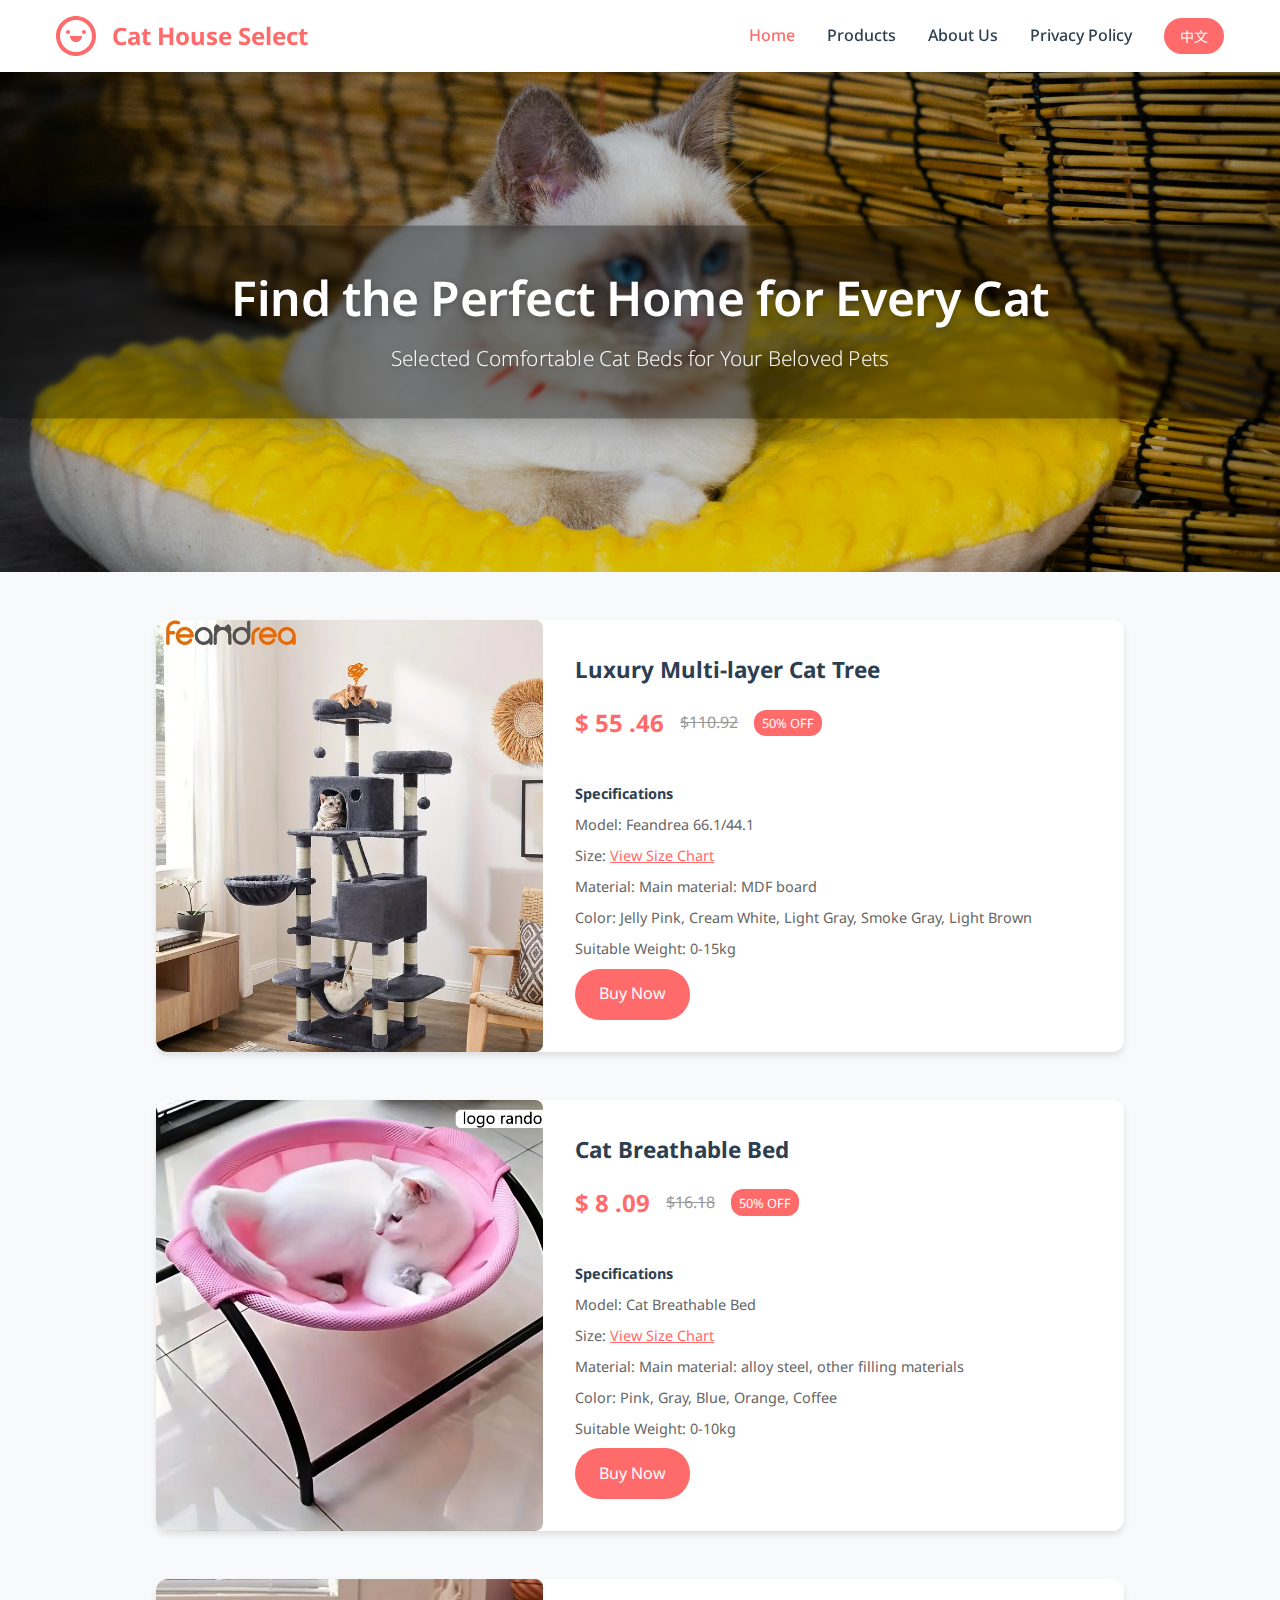
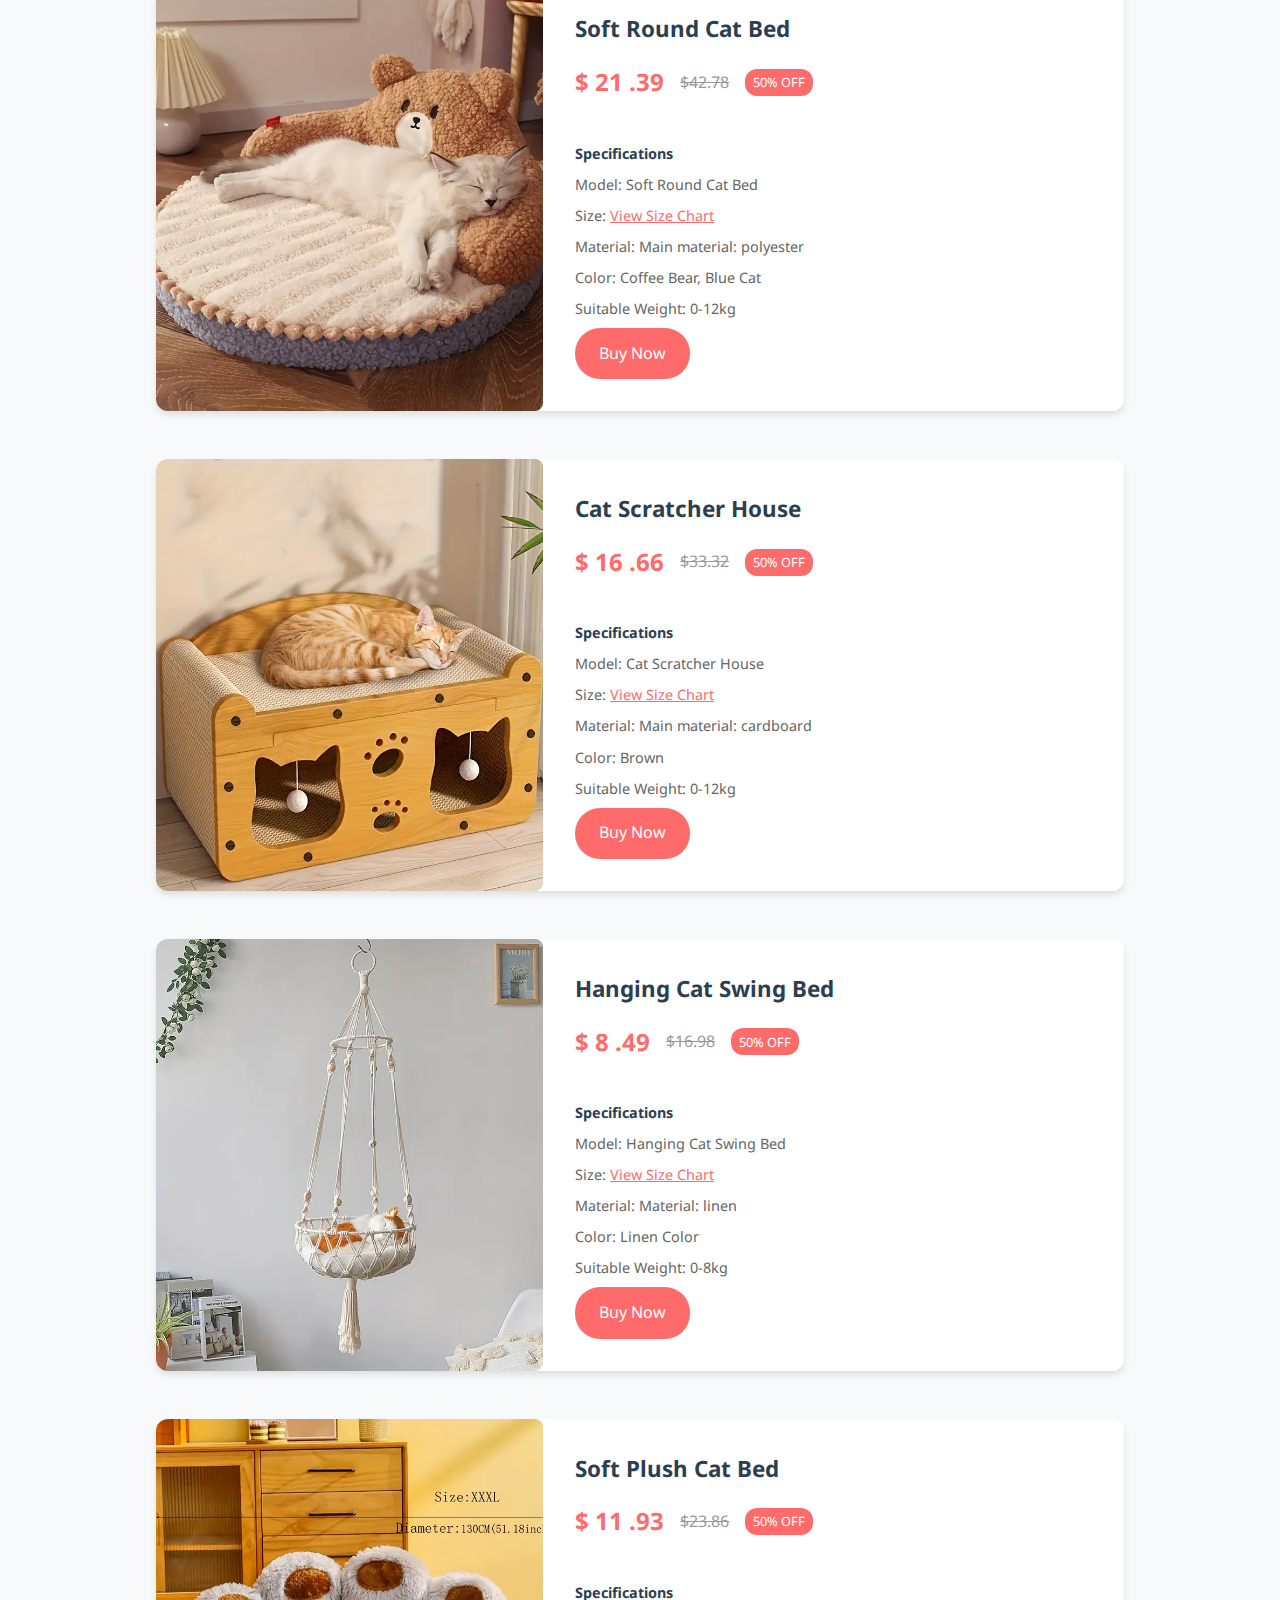
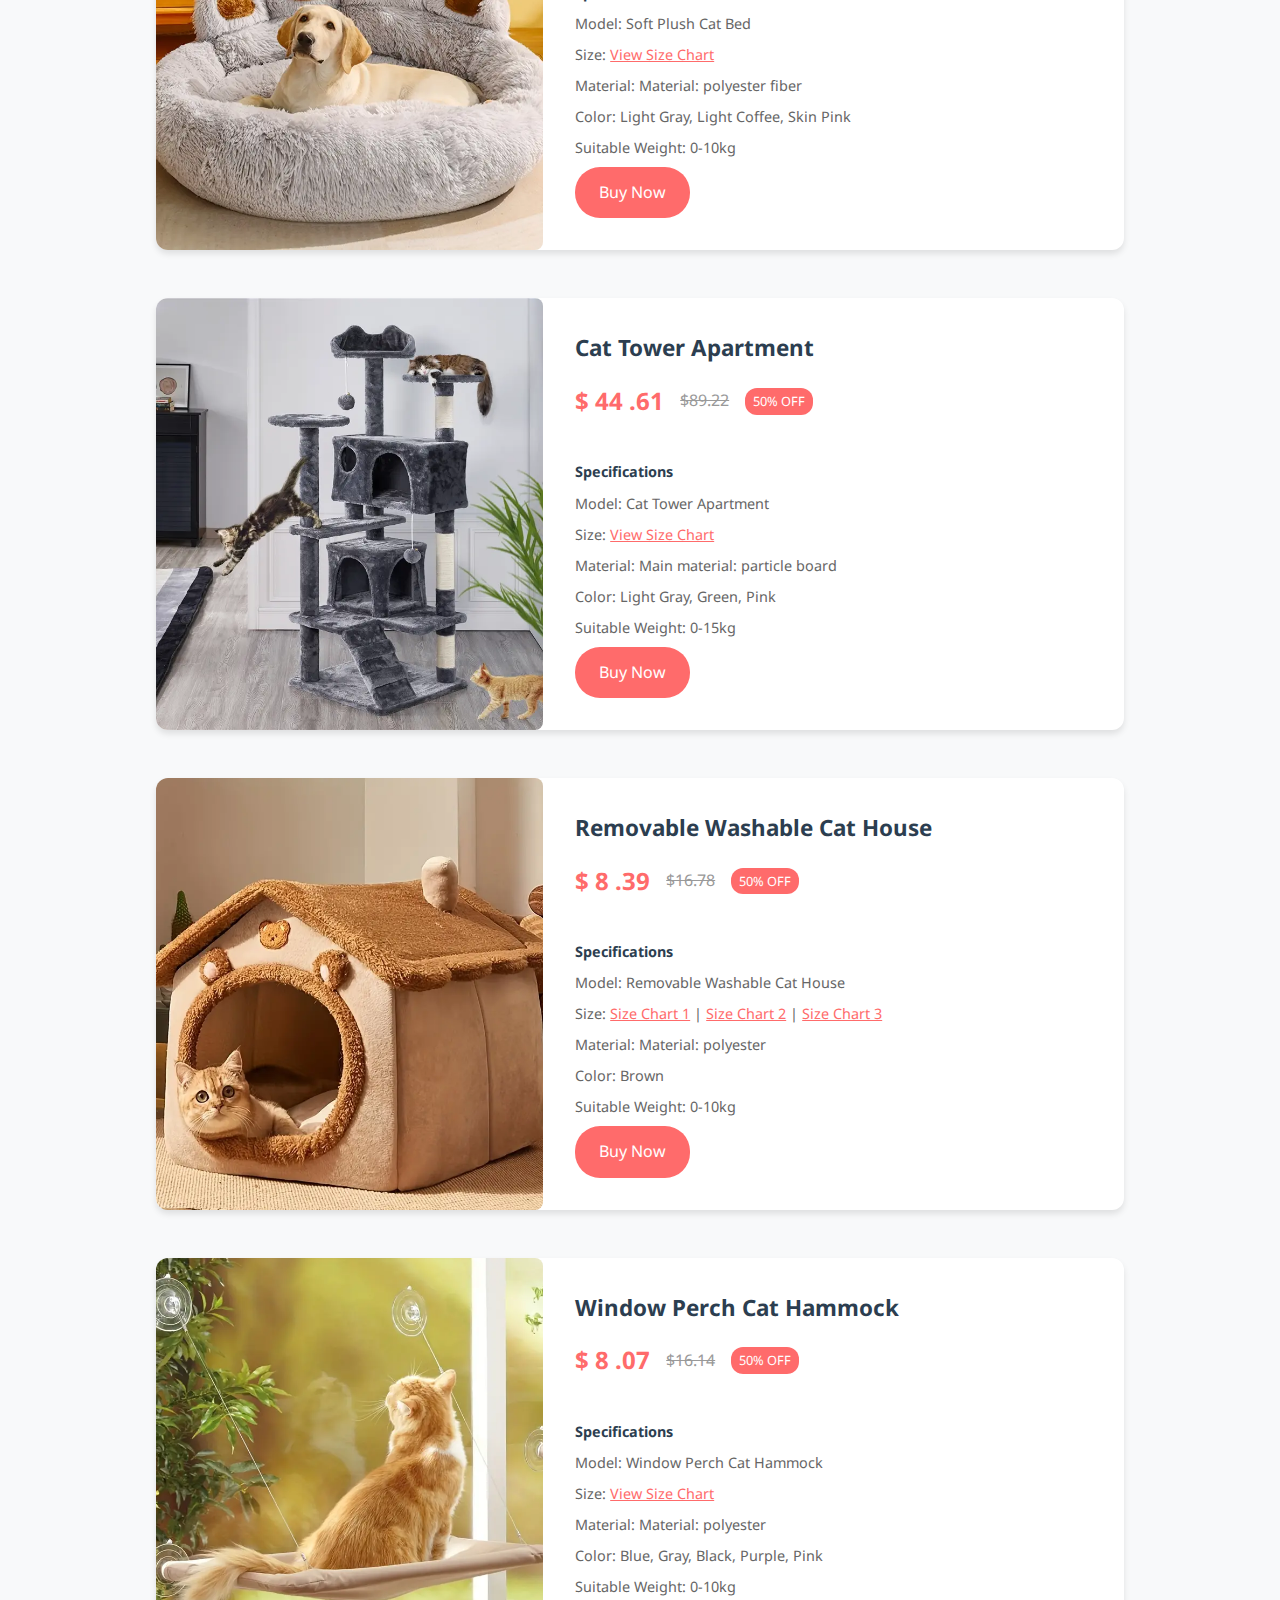
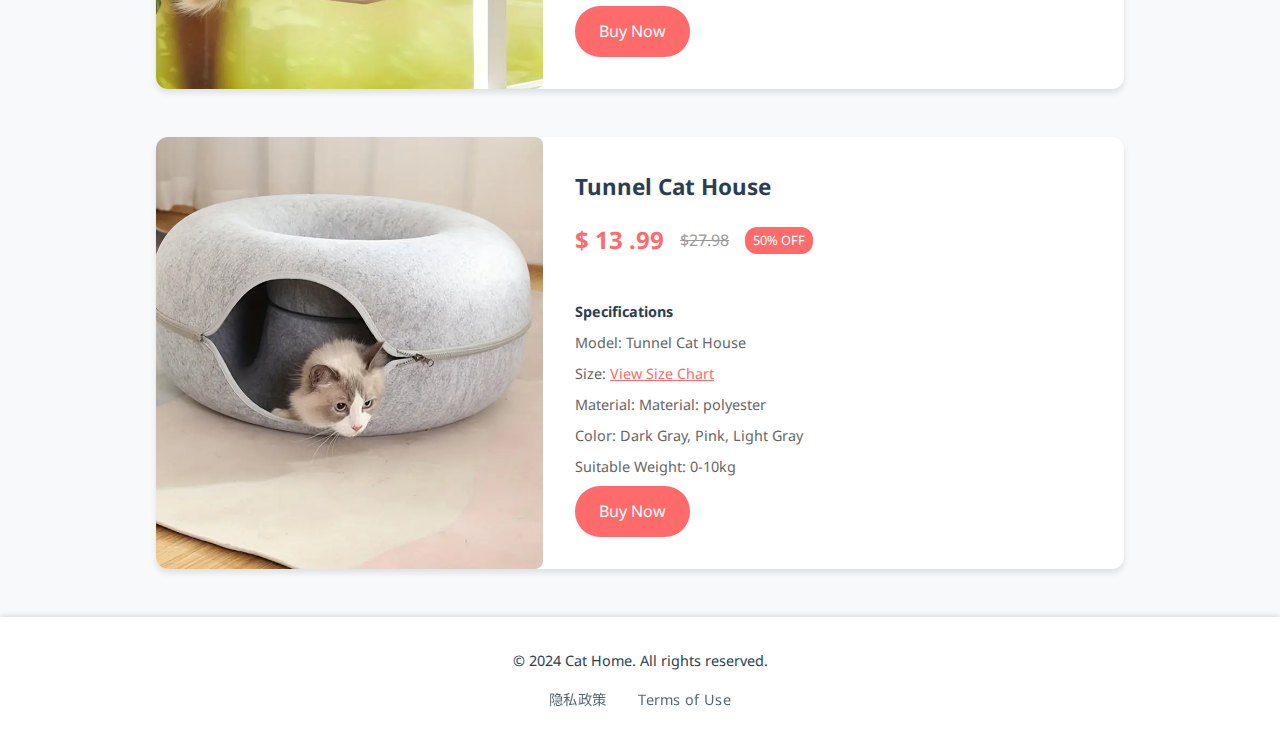
<file: index.html>
<!DOCTYPE html>
<html lang="en">
<head>
    <meta charset="UTF-8">
    <meta name="viewport" content="width=device-width, initial-scale=1.0">
    <title>Cat House Select - Find the Perfect Home for Your Cat</title>
    <link rel="stylesheet" href="styles.css">
    <!-- 使用Google Fonts -->
    <link href="https://fonts.googleapis.com/css2?family=Noto+Sans+SC:wght@300;400;500;700&family=Noto+Sans:wght@300;400;500;700&display=swap" rel="stylesheet">
</head>
<body>
    <header>
        <nav>
            <div class="logo">
                <svg width="40" height="40" viewBox="0 0 40 40">
                    <path d="M20 0C9 0 0 9 0 20s9 20 20 20 20-9 20-20S31 0 20 0zm0 36c-8.8 0-16-7.2-16-16S11.2 4 20 4s16 7.2 16 16-7.2 16-16 16z" fill="#FF6B6B"/>
                    <path d="M28 14c-1.1 0-2 .9-2 2s.9 2 2 2 2-.9 2-2-.9-2-2-2zm-16 0c-1.1 0-2 .9-2 2s.9 2 2 2 2-.9 2-2-.9-2-2-2zm8 12c3.3 0 6-2.7 6-6h-12c0 3.3 2.7 6 6 6z" fill="#FF6B6B"/>
                </svg>
                <h1>Cat House Select</h1>
            </div>
            <div class="nav-menu">
                <a href="#" class="nav-link active" data-i18n="home">Home</a>
                <a href="#products" class="nav-link" data-i18n="products">Products</a>
                <a href="about.html" class="nav-link" data-i18n="aboutUs">About Us</a>
                <a href="privacy.html" class="nav-link" data-i18n="privacy">Privacy Policy</a>
                <button class="lang-switch" onclick="toggleLanguage()" data-i18n="switchLang">中文</button>
            </div>
        </nav>
    </header>

    <div class="banner">
        <img src="images/pexels-453689032-15529519.jpg" alt="Happy cat in a cozy bed">
        <div class="banner-overlay">
            <h2 data-i18n="bannerTitle">Find the Perfect Home for Every Cat</h2>
            <p data-i18n="bannerSubtitle">Selected Comfortable Cat Beds for Your Beloved Pets</p>
        </div>
    </div>

    <main>
        <section class="products" id="products">
            <div class="product-list">
                <!-- 产品1 -->
                <div class="product-card">
                    <div class="product-image">
                        <a href="https://ecom-glo.techworldgo.com/t/clk?id=jvM65iA7MxfAz3KuDOEmnhA" target="_blank">
                            <img src="images/1.webp" alt="豪华猫窝" style="width: 100%; height: 100%; object-fit: cover; border-radius: 8px;">
                        </a>
                    </div>
                    <div class="product-info">
                        <h3 data-i18n="product1">豪华多层猫窝</h3>
                        <div class="price-tag">
                            <div class="price-amount">
                                <span class="currency">$</span>
                                <span class="main">55</span>
                                <span class="decimal">.46</span>
                            </div>
                            <span class="original-price">$110.92</span>
                            <span class="discount-badge">50% OFF</span>
                        </div>
                        <div class="product-specs">
                            <h4 data-i18n="specifications">产品规格</h4>
                            <ul>
                                <li><span data-i18n="model">型号</span>: <span data-i18n="model1">Feandrea 66.1/44.1</span></li>
                                <li><span data-i18n="size">尺寸</span>: <span class="size-chart-link" onclick="openSizeChart()" data-i18n="sizeChart">查看尺寸图</span></li>
                                <li><span data-i18n="material">材质</span>: <span data-i18n="material1">主要材质木纤维板</span></li>
                                <li><span data-i18n="color">颜色</span>: <span data-i18n="colors1">果冻粉、奶油白、浅灰、烟灰色、浅褐色</span></li>
                                <li><span data-i18n="weight">适用体重</span>: <span data-i18n="weight1">0-15kg</span></li>
                            </ul>
                        </div>
                        <a href="https://ecom-glo.techworldgo.com/t/clk?id=jvM65iA7MxfAz3KuDOEmnhA" target="_blank" class="buy-button" data-i18n="buyNow">立即购买</a>
                    </div>
                </div>

                <!-- 产品2 -->
                <div class="product-card">
                    <div class="product-image">
                        <a href="https://ecom-glo.techworldgo.com/t/clk?id=lvLEXikB5YUzv5pf17xgjh2" target="_blank">
                            <img src="images/2.webp" alt="猫咪透气床" style="width: 100%; height: 100%; object-fit: cover; border-radius: 8px;">
                        </a>
                    </div>
                    <div class="product-info">
                        <h3 data-i18n="product2">猫咪透气床</h3>
                        <div class="price-tag">
                            <div class="price-amount">
                                <span class="currency">$</span>
                                <span class="main">8</span>
                                <span class="decimal">.09</span>
                            </div>
                            <span class="original-price">$16.18</span>
                            <span class="discount-badge">50% OFF</span>
                        </div>
                        <div class="product-specs">
                            <h4 data-i18n="specifications">产品规格</h4>
                            <ul>
                                <li><span data-i18n="model">型号</span>: <span data-i18n="model2">猫咪透气床</span></li>
                                <li><span data-i18n="size">尺寸</span>: <span class="size-chart-link" onclick="openSizeChart2()" data-i18n="sizeChart">查看尺寸图</span></li>
                                <li><span data-i18n="material">材质</span>: <span data-i18n="material2">主材料合金钢，填充材料其他</span></li>
                                <li><span data-i18n="color">颜色</span>: <span data-i18n="colors2">粉色、灰色、蓝色、橙色、咖啡色</span></li>
                                <li><span data-i18n="weight">适用体重</span>: <span data-i18n="weight2">0-10kg</span></li>
                            </ul>
                        </div>
                        <a href="https://ecom-glo.techworldgo.com/t/clk?id=lvLEXikB5YUzv5pf17xgjh2" target="_blank" class="buy-button" data-i18n="buyNow">立即购买</a>
                    </div>
                </div>

                <!-- 产品3 -->
                <div class="product-card">
                    <div class="product-image">
                        <a href="https://ecom-glo.techworldgo.com/t/clk?id=nYX67HxJqRf7ow7Hzk7LYU7" target="_blank">
                            <img src="images/3.webp" alt="柔软圆形猫床" style="width: 100%; height: 100%; object-fit: cover; border-radius: 8px;">
                        </a>
                    </div>
                    <div class="product-info">
                        <h3 data-i18n="product3">柔软圆形猫床</h3>
                        <div class="price-tag">
                            <div class="price-amount">
                                <span class="currency">$</span>
                                <span class="main">21</span>
                                <span class="decimal">.39</span>
                            </div>
                            <span class="original-price">$42.78</span>
                            <span class="discount-badge">50% OFF</span>
                        </div>
                        <div class="product-specs">
                            <h4 data-i18n="specifications">产品规格</h4>
                            <ul>
                                <li><span data-i18n="model">型号</span>: <span data-i18n="model3">柔软圆形猫床</span></li>
                                <li><span data-i18n="size">尺寸</span>: <span class="size-chart-link" onclick="openSizeChart3()" data-i18n="sizeChart">查看尺寸图</span></li>
                                <li><span data-i18n="material">材质</span>: <span data-i18n="material3">主要材质涤纶</span></li>
                                <li><span data-i18n="color">颜色</span>: <span data-i18n="colors3">咖啡熊、蓝猫</span></li>
                                <li><span data-i18n="weight">适用体重</span>: <span data-i18n="weight3">0-12kg</span></li>
                            </ul>
                        </div>
                        <a href="https://ecom-glo.techworldgo.com/t/clk?id=nYX67HxJqRf7ow7Hzk7LYU7" target="_blank" class="buy-button" data-i18n="buyNow">立即购买</a>
                    </div>
                </div>

                <!-- 产品4 -->
                <div class="product-card">
                    <div class="product-image">
                        <a href="https://ecom-glo.techworldgo.com/t/clk?id=pRKLBHyjNRSKpwyTJ3Lk1tR" target="_blank">
                            <img src="images/4.webp" alt="猫抓板木屋" style="width: 100%; height: 100%; object-fit: cover; border-radius: 8px;">
                        </a>
                    </div>
                    <div class="product-info">
                        <h3 data-i18n="product4">猫抓板木屋</h3>
                        <div class="price-tag">
                            <div class="price-amount">
                                <span class="currency">$</span>
                                <span class="main">16</span>
                                <span class="decimal">.66</span>
                            </div>
                            <span class="original-price">$33.32</span>
                            <span class="discount-badge">50% OFF</span>
                        </div>
                        <div class="product-specs">
                            <h4 data-i18n="specifications">产品规格</h4>
                            <ul>
                                <li><span data-i18n="model">型号</span>: <span data-i18n="model4">猫抓板木屋</span></li>
                                <li><span data-i18n="size">尺寸</span>: <span class="size-chart-link" onclick="openSizeChart4()" data-i18n="sizeChart">查看尺寸图</span></li>
                                <li><span data-i18n="material">材质</span>: <span data-i18n="material4">主要材质纸板</span></li>
                                <li><span data-i18n="color">颜色</span>: <span data-i18n="colors4">棕色</span></li>
                                <li><span data-i18n="weight">适用体重</span>: <span data-i18n="weight4">0-12kg</span></li>
                            </ul>
                        </div>
                        <a href="https://ecom-glo.techworldgo.com/t/clk?id=pRKLBHyjNRSKpwyTJ3Lk1tR" target="_blank" class="buy-button" data-i18n="buyNow">立即购买</a>
                    </div>
                </div>

                <!-- 产品5 -->
                <div class="product-card">
                    <div class="product-image">
                        <a href="https://ecom-glo.techworldgo.com/t/clk?id=rE5VBF650BI85vKhlRj2rUJ" target="_blank">
                            <img src="images/5.webp" alt="悬挂式猫秋千床" style="width: 100%; height: 100%; object-fit: cover; border-radius: 8px;">
                        </a>
                    </div>
                    <div class="product-info">
                        <h3 data-i18n="product5">悬挂式猫秋千床</h3>
                        <div class="price-tag">
                            <div class="price-amount">
                                <span class="currency">$</span>
                                <span class="main">8</span>
                                <span class="decimal">.49</span>
                            </div>
                            <span class="original-price">$16.98</span>
                            <span class="discount-badge">50% OFF</span>
                        </div>
                        <div class="product-specs">
                            <h4 data-i18n="specifications">产品规格</h4>
                            <ul>
                                <li><span data-i18n="model">型号</span>: <span data-i18n="model5">悬挂式猫秋千床</span></li>
                                <li><span data-i18n="size">尺寸</span>: <span class="size-chart-link" onclick="openSizeChart5()" data-i18n="sizeChart">查看尺寸图</span></li>
                                <li><span data-i18n="material">材质</span>: <span data-i18n="material5">亚麻</span></li>
                                <li><span data-i18n="color">颜色</span>: <span data-i18n="colors5">亚麻色</span></li>
                                <li><span data-i18n="weight">适用体重</span>: <span data-i18n="weight5">0-8kg</span></li>
                            </ul>
                        </div>
                        <a href="https://ecom-glo.techworldgo.com/t/clk?id=rE5VBF650BI85vKhlRj2rUJ" target="_blank" class="buy-button" data-i18n="buyNow">立即购买</a>
                    </div>
                </div>

                <!-- 产品6 -->
                <div class="product-card">
                    <div class="product-image">
                        <a href="https://ecom-glo.techworldgo.com/t/clk?id=wE572FPDzwcJLZViw5vqJIp" target="_blank">
                            <img src="images/6.webp" alt="柔软长毛猫窝" style="width: 100%; height: 100%; object-fit: cover; border-radius: 8px;">
                        </a>
                    </div>
                    <div class="product-info">
                        <h3 data-i18n="product6">柔软长毛猫窝</h3>
                        <div class="price-tag">
                            <div class="price-amount">
                                <span class="currency">$</span>
                                <span class="main">11</span>
                                <span class="decimal">.93</span>
                            </div>
                            <span class="original-price">$23.86</span>
                            <span class="discount-badge">50% OFF</span>
                        </div>
                        <div class="product-specs">
                            <h4 data-i18n="specifications">产品规格</h4>
                            <ul>
                                <li><span data-i18n="model">型号</span>: <span data-i18n="model6">柔软长毛猫窝</span></li>
                                <li><span data-i18n="size">尺寸</span>: <span class="size-chart-link" onclick="openSizeChart6()" data-i18n="sizeChart">查看尺寸图</span></li>
                                <li><span data-i18n="material">材质</span>: <span data-i18n="material6">聚酯纤维</span></li>
                                <li><span data-i18n="color">颜色</span>: <span data-i18n="colors6">浅灰、淡咖啡、皮粉</span></li>
                                <li><span data-i18n="weight">适用体重</span>: <span data-i18n="weight6">0-10kg</span></li>
                            </ul>
                        </div>
                        <a href="https://ecom-glo.techworldgo.com/t/clk?id=wE572FPDzwcJLZViw5vqJIp" target="_blank" class="buy-button" data-i18n="buyNow">立即购买</a>
                    </div>
                </div>

                <!-- 产品7 -->
                <div class="product-card">
                    <div class="product-image">
                        <a href="https://ecom-glo.techworldgo.com/t/clk?id=y6527iJlzBUVzwMsoXAxyHB" target="_blank">
                            <img src="images/7.webp" alt="猫塔公寓" style="width: 100%; height: 100%; object-fit: cover; border-radius: 8px;">
                        </a>
                    </div>
                    <div class="product-info">
                        <h3 data-i18n="product7">猫塔公寓</h3>
                        <div class="price-tag">
                            <div class="price-amount">
                                <span class="currency">$</span>
                                <span class="main">44</span>
                                <span class="decimal">.61</span>
                            </div>
                            <span class="original-price">$89.22</span>
                            <span class="discount-badge">50% OFF</span>
                        </div>
                        <div class="product-specs">
                            <h4 data-i18n="specifications">产品规格</h4>
                            <ul>
                                <li><span data-i18n="model">型号</span>: <span data-i18n="model7">猫塔公寓</span></li>
                                <li><span data-i18n="size">尺寸</span>: <span class="size-chart-link" onclick="openSizeChart7()" data-i18n="sizeChart">查看尺寸图</span></li>
                                <li><span data-i18n="material">材质</span>: <span data-i18n="material7">主体材质刨花板</span></li>
                                <li><span data-i18n="color">颜色</span>: <span data-i18n="colors7">浅灰色、绿色、粉红色</span></li>
                                <li><span data-i18n="weight">适用体重</span>: <span data-i18n="weight7">0-15kg</span></li>
                            </ul>
                        </div>
                        <a href="https://ecom-glo.techworldgo.com/t/clk?id=y6527iJlzBUVzwMsoXAxyHB" target="_blank" class="buy-button" data-i18n="buyNow">立即购买</a>
                    </div>
                </div>

                <!-- 产品8 -->
                <div class="product-card">
                    <div class="product-image">
                        <a href="https://ecom-glo.techworldgo.com/t/clk?id=AQoKWfVv3DT3qg9T0qKRjik" target="_blank">
                            <img src="images/8.webp" alt="可拆卸清洗猫屋" style="width: 100%; height: 100%; object-fit: cover; border-radius: 8px;">
                        </a>
                    </div>
                    <div class="product-info">
                        <h3 data-i18n="product8">可拆卸清洗猫屋</h3>
                        <div class="price-tag">
                            <div class="price-amount">
                                <span class="currency">$</span>
                                <span class="main">8</span>
                                <span class="decimal">.39</span>
                            </div>
                            <span class="original-price">$16.78</span>
                            <span class="discount-badge">50% OFF</span>
                        </div>
                        <div class="product-specs">
                            <h4 data-i18n="specifications">产品规格</h4>
                            <ul>
                                <li><span data-i18n="model">型号</span>: <span data-i18n="model8">可拆卸清洗猫屋</span></li>
                                <li><span data-i18n="size">尺寸</span>: 
                                    <span class="size-chart-link" onclick="openSizeChart8_1()" data-i18n="sizeChart1">尺寸图1</span> | 
                                    <span class="size-chart-link" onclick="openSizeChart8_2()" data-i18n="sizeChart2">尺寸图2</span> | 
                                    <span class="size-chart-link" onclick="openSizeChart8_3()" data-i18n="sizeChart3">尺寸图3</span>
                                </li>
                                <li><span data-i18n="material">材质</span>: <span data-i18n="material8">涤纶</span></li>
                                <li><span data-i18n="color">颜色</span>: <span data-i18n="colors8">棕色</span></li>
                                <li><span data-i18n="weight">适用体重</span>: <span data-i18n="weight8">0-10kg</span></li>
                            </ul>
                        </div>
                        <a href="https://ecom-glo.techworldgo.com/t/clk?id=AQoKWfVv3DT3qg9T0qKRjik" target="_blank" class="buy-button" data-i18n="buyNow">立即购买</a>
                    </div>
                </div>

                <!-- 产品9 -->
                <div class="product-card">
                    <div class="product-image">
                        <a href="https://ecom-glo.techworldgo.com/t/clk?id=DYrW6HMRK8UME3Zc5Wv8gil" target="_blank">
                            <img src="images/9.webp" alt="窗台猫咪吊床" style="width: 100%; height: 100%; object-fit: cover; border-radius: 8px;">
                        </a>
                    </div>
                    <div class="product-info">
                        <h3 data-i18n="product9">窗台猫咪吊床</h3>
                        <div class="price-tag">
                            <div class="price-amount">
                                <span class="currency">$</span>
                                <span class="main">8</span>
                                <span class="decimal">.07</span>
                            </div>
                            <span class="original-price">$16.14</span>
                            <span class="discount-badge">50% OFF</span>
                        </div>
                        <div class="product-specs">
                            <h4 data-i18n="specifications">产品规格</h4>
                            <ul>
                                <li><span data-i18n="model">型号</span>: <span data-i18n="model9">窗台猫咪吊床</span></li>
                                <li><span data-i18n="size">尺寸</span>: <span class="size-chart-link" onclick="openSizeChart9()" data-i18n="sizeChart">查看尺寸图</span></li>
                                <li><span data-i18n="material">材质</span>: <span data-i18n="material9">涤纶</span></li>
                                <li><span data-i18n="color">颜色</span>: <span data-i18n="colors9">蓝色、灰色、黑色、紫色、粉色</span></li>
                                <li><span data-i18n="weight">适用体重</span>: <span data-i18n="weight9">0-10kg</span></li>
                            </ul>
                        </div>
                        <a href="https://ecom-glo.techworldgo.com/t/clk?id=DYrW6HMRK8UME3Zc5Wv8gil" target="_blank" class="buy-button" data-i18n="buyNow">立即购买</a>
                    </div>
                </div>

                <!-- 产品10 -->
                <div class="product-card">
                    <div class="product-image">
                        <a href="https://ecom-glo.techworldgo.com/t/clk?id=GYxWzHqVpzCJMvkCkv8JpI8" target="_blank">
                            <img src="images/10.webp" alt="隧道式猫窝" style="width: 100%; height: 100%; object-fit: cover; border-radius: 8px;">
                        </a>
                    </div>
                    <div class="product-info">
                        <h3 data-i18n="product10">隧道式猫窝</h3>
                        <div class="price-tag">
                            <div class="price-amount">
                                <span class="currency">$</span>
                                <span class="main">13</span>
                                <span class="decimal">.99</span>
                            </div>
                            <span class="original-price">$27.98</span>
                            <span class="discount-badge">50% OFF</span>
                        </div>
                        <div class="product-specs">
                            <h4 data-i18n="specifications">产品规格</h4>
                            <ul>
                                <li><span data-i18n="model">型号</span>: <span data-i18n="model10">隧道式猫窝</span></li>
                                <li><span data-i18n="size">尺寸</span>: <span class="size-chart-link" onclick="openSizeChart10()" data-i18n="sizeChart">查看尺寸图</span></li>
                                <li><span data-i18n="material">材质</span>: <span data-i18n="material10">涤纶</span></li>
                                <li><span data-i18n="color">颜色</span>: <span data-i18n="colors10">深灰色、粉色、浅灰</span></li>
                                <li><span data-i18n="weight">适用体重</span>: <span data-i18n="weight10">0-10kg</span></li>
                            </ul>
                        </div>
                        <a href="https://ecom-glo.techworldgo.com/t/clk?id=GYxWzHqVpzCJMvkCkv8JpI8" target="_blank" class="buy-button" data-i18n="buyNow">立即购买</a>
                    </div>
                </div>
            </div>
        </section>
    </main>

    <footer>
        <p data-i18n="copyright">© 2024 Cat Home. All rights reserved.</p>
        <div class="footer-links">
            <a href="#" class="footer-link" data-i18n="privacy-policy">隐私政策</a>
            <a href="#" class="footer-link" data-i18n="terms">使用条款</a>
        </div>
    </footer>

    <!-- 添加尺寸图弹窗 -->
    <div id="sizeChartModal" class="modal">
        <div class="modal-content">
            <span class="close">&times;</span>
            <img src="images/1-1.webp" alt="产品尺寸图" style="width: 100%; height: auto;">
        </div>
    </div>

    <!-- 添加第二个产品的尺寸图弹窗 -->
    <div id="sizeChartModal2" class="modal">
        <div class="modal-content">
            <span class="close" onclick="closeSizeChart2()">&times;</span>
            <img src="images/2-2.webp" alt="产品尺寸图" style="width: 100%; height: auto;">
        </div>
    </div>

    <!-- 添加第三个产品的尺寸图弹窗 -->
    <div id="sizeChartModal3" class="modal">
        <div class="modal-content">
            <span class="close" onclick="closeSizeChart3()">&times;</span>
            <img src="images/3-3.webp" alt="产品尺寸图" style="width: 100%; height: auto;">
        </div>
    </div>

    <!-- 添加第四个产品的尺寸图弹窗 -->
    <div id="sizeChartModal4" class="modal">
        <div class="modal-content">
            <span class="close" onclick="closeSizeChart4()">&times;</span>
            <img src="images/4-4.webp" alt="产品尺寸图" style="width: 100%; height: auto;">
        </div>
    </div>

    <!-- 添加第五个产品的尺寸图弹窗 -->
    <div id="sizeChartModal5" class="modal">
        <div class="modal-content">
            <span class="close" onclick="closeSizeChart5()">&times;</span>
            <img src="images/5-5.webp" alt="产品尺寸图" style="width: 100%; height: auto;">
        </div>
    </div>

    <!-- 添加第六个产品的尺寸图弹窗 -->
    <div id="sizeChartModal6" class="modal">
        <div class="modal-content">
            <span class="close" onclick="closeSizeChart6()">&times;</span>
            <img src="images/6-6.webp" alt="产品尺寸图" style="width: 100%; height: auto;">
        </div>
    </div>

    <!-- 添加第七个产品的尺寸图弹窗 -->
    <div id="sizeChartModal7" class="modal">
        <div class="modal-content">
            <span class="close" onclick="closeSizeChart7()">&times;</span>
            <img src="images/7-7.webp" alt="产品尺寸图" style="width: 100%; height: auto;">
        </div>
    </div>

    <!-- 添加第八个产品的尺寸图弹窗1 -->
    <div id="sizeChartModal8_1" class="modal">
        <div class="modal-content">
            <span class="close" onclick="closeSizeChart8_1()">&times;</span>
            <img src="images/8-1.webp" alt="产品尺寸图1" style="width: 100%; height: auto;">
        </div>
    </div>

    <!-- 添加第八个产品的尺寸图弹窗2 -->
    <div id="sizeChartModal8_2" class="modal">
        <div class="modal-content">
            <span class="close" onclick="closeSizeChart8_2()">&times;</span>
            <img src="images/8-2.webp" alt="产品尺寸图2" style="width: 100%; height: auto;">
        </div>
    </div>

    <!-- 添加第八个产品的尺寸图弹窗3 -->
    <div id="sizeChartModal8_3" class="modal">
        <div class="modal-content">
            <span class="close" onclick="closeSizeChart8_3()">&times;</span>
            <img src="images/8-3.webp" alt="产品尺寸图3" style="width: 100%; height: auto;">
        </div>
    </div>

    <!-- 添加第九个产品的尺寸图弹窗 -->
    <div id="sizeChartModal9" class="modal">
        <div class="modal-content">
            <span class="close" onclick="closeSizeChart9()">&times;</span>
            <img src="images/9-9.webp" alt="产品尺寸图" style="width: 100%; height: auto;">
        </div>
    </div>

    <!-- 添加第十个产品的尺寸图弹窗 -->
    <div id="sizeChartModal10" class="modal">
        <div class="modal-content">
            <span class="close" onclick="closeSizeChart10()">&times;</span>
            <img src="images/10-10.webp" alt="产品尺寸图" style="width: 100%; height: auto;">
        </div>
    </div>

    <style>
    .modal {
        display: none;
        position: fixed;
        z-index: 1001;
        left: 0;
        top: 0;
        width: 100%;
        height: 100%;
        background-color: rgba(0,0,0,0.7);
    }

    .modal-content {
        position: relative;
        background-color: #fff;
        margin: 5% auto;
        padding: 20px;
        width: 80%;
        max-width: 800px;
        border-radius: 20px;
        box-shadow: 0 4px 16px rgba(0,0,0,0.2);
    }

    .close {
        position: absolute;
        right: 20px;
        top: 10px;
        font-size: 28px;
        font-weight: bold;
        color: var(--primary-color);
        cursor: pointer;
    }

    .size-chart-link {
        color: var(--primary-color);
        text-decoration: underline;
        cursor: pointer;
        transition: color 0.3s ease;
    }

    .size-chart-link:hover {
        color: #ff5252;
    }

    .lang-switch {
        background-color: var(--primary-color);
        color: white;
        border: none;
        padding: 8px 16px;
        border-radius: 20px;
        cursor: pointer;
        font-family: inherit;
        font-size: 14px;
        transition: background-color 0.3s ease;
    }

    .lang-switch:hover {
        background-color: #ff5252;
    }
    </style>

    <script src="i18n.js"></script>
    <script>
    // 尺寸图弹窗功能
    var modal = document.getElementById("sizeChartModal");
    var span = document.getElementsByClassName("close")[0];

    function openSizeChart() {
        modal.style.display = "block";
    }

    span.onclick = function() {
        modal.style.display = "none";
    }

    window.onclick = function(event) {
        if (event.target.className === "modal") {
            event.target.style.display = "none";
        }
    }

    // 第二个产品的尺寸图弹窗功能
    function openSizeChart2() {
        document.getElementById("sizeChartModal2").style.display = "block";
    }

    function closeSizeChart2() {
        document.getElementById("sizeChartModal2").style.display = "none";
    }

    // 第三个产品的尺寸图弹窗功能
    function openSizeChart3() {
        document.getElementById("sizeChartModal3").style.display = "block";
    }

    function closeSizeChart3() {
        document.getElementById("sizeChartModal3").style.display = "none";
    }

    // 第四个产品的尺寸图弹窗功能
    function openSizeChart4() {
        document.getElementById("sizeChartModal4").style.display = "block";
    }

    function closeSizeChart4() {
        document.getElementById("sizeChartModal4").style.display = "none";
    }

    // 第五个产品的尺寸图弹窗功能
    function openSizeChart5() {
        document.getElementById("sizeChartModal5").style.display = "block";
    }

    function closeSizeChart5() {
        document.getElementById("sizeChartModal5").style.display = "none";
    }

    // 第六个产品的尺寸图弹窗功能
    function openSizeChart6() {
        document.getElementById("sizeChartModal6").style.display = "block";
    }

    function closeSizeChart6() {
        document.getElementById("sizeChartModal6").style.display = "none";
    }

    // 第七个产品的尺寸图弹窗功能
    function openSizeChart7() {
        document.getElementById("sizeChartModal7").style.display = "block";
    }

    function closeSizeChart7() {
        document.getElementById("sizeChartModal7").style.display = "none";
    }

    // 第八个产品的尺寸图弹窗功能1
    function openSizeChart8_1() {
        document.getElementById("sizeChartModal8_1").style.display = "block";
    }

    function closeSizeChart8_1() {
        document.getElementById("sizeChartModal8_1").style.display = "none";
    }

    // 第八个产品的尺寸图弹窗功能2
    function openSizeChart8_2() {
        document.getElementById("sizeChartModal8_2").style.display = "block";
    }

    function closeSizeChart8_2() {
        document.getElementById("sizeChartModal8_2").style.display = "none";
    }

    // 第八个产品的尺寸图弹窗功能3
    function openSizeChart8_3() {
        document.getElementById("sizeChartModal8_3").style.display = "block";
    }

    function closeSizeChart8_3() {
        document.getElementById("sizeChartModal8_3").style.display = "none";
    }

    // 第九个产品的尺寸图弹窗功能
    function openSizeChart9() {
        document.getElementById("sizeChartModal9").style.display = "block";
    }

    function closeSizeChart9() {
        document.getElementById("sizeChartModal9").style.display = "none";
    }

    // 第十个产品的尺寸图弹窗功能
    function openSizeChart10() {
        document.getElementById("sizeChartModal10").style.display = "block";
    }

    function closeSizeChart10() {
        document.getElementById("sizeChartModal10").style.display = "none";
    }

    // Language switching functionality
    let currentLang = 'en';

    function toggleLanguage() {
        currentLang = currentLang === 'en' ? 'zh' : 'en';
        updateContent();
        document.documentElement.lang = currentLang;
    }

    function updateContent() {
        const elements = document.querySelectorAll('[data-i18n]');
        elements.forEach(element => {
            const key = element.getAttribute('data-i18n');
            if (translations[currentLang][key]) {
                if (element.tagName === 'INPUT' || element.tagName === 'TEXTAREA') {
                    element.placeholder = translations[currentLang][key];
                } else {
                    element.textContent = translations[currentLang][key];
                }
            }
        });

        // Update dynamic content
        document.title = currentLang === 'en' ? 
            'Cat House Select - Find the Perfect Home for Your Cat' : 
            '猫窝精选 - 为您的猫咪打造温馨之家';
        
        document.querySelector('.logo h1').textContent = 
            currentLang === 'en' ? 'Cat House Select' : '猫窝精选';
    }

    // Initialize with English
    document.addEventListener('DOMContentLoaded', function() {
        updateContent();
    });
    </script>
</body>
</html>
</file>
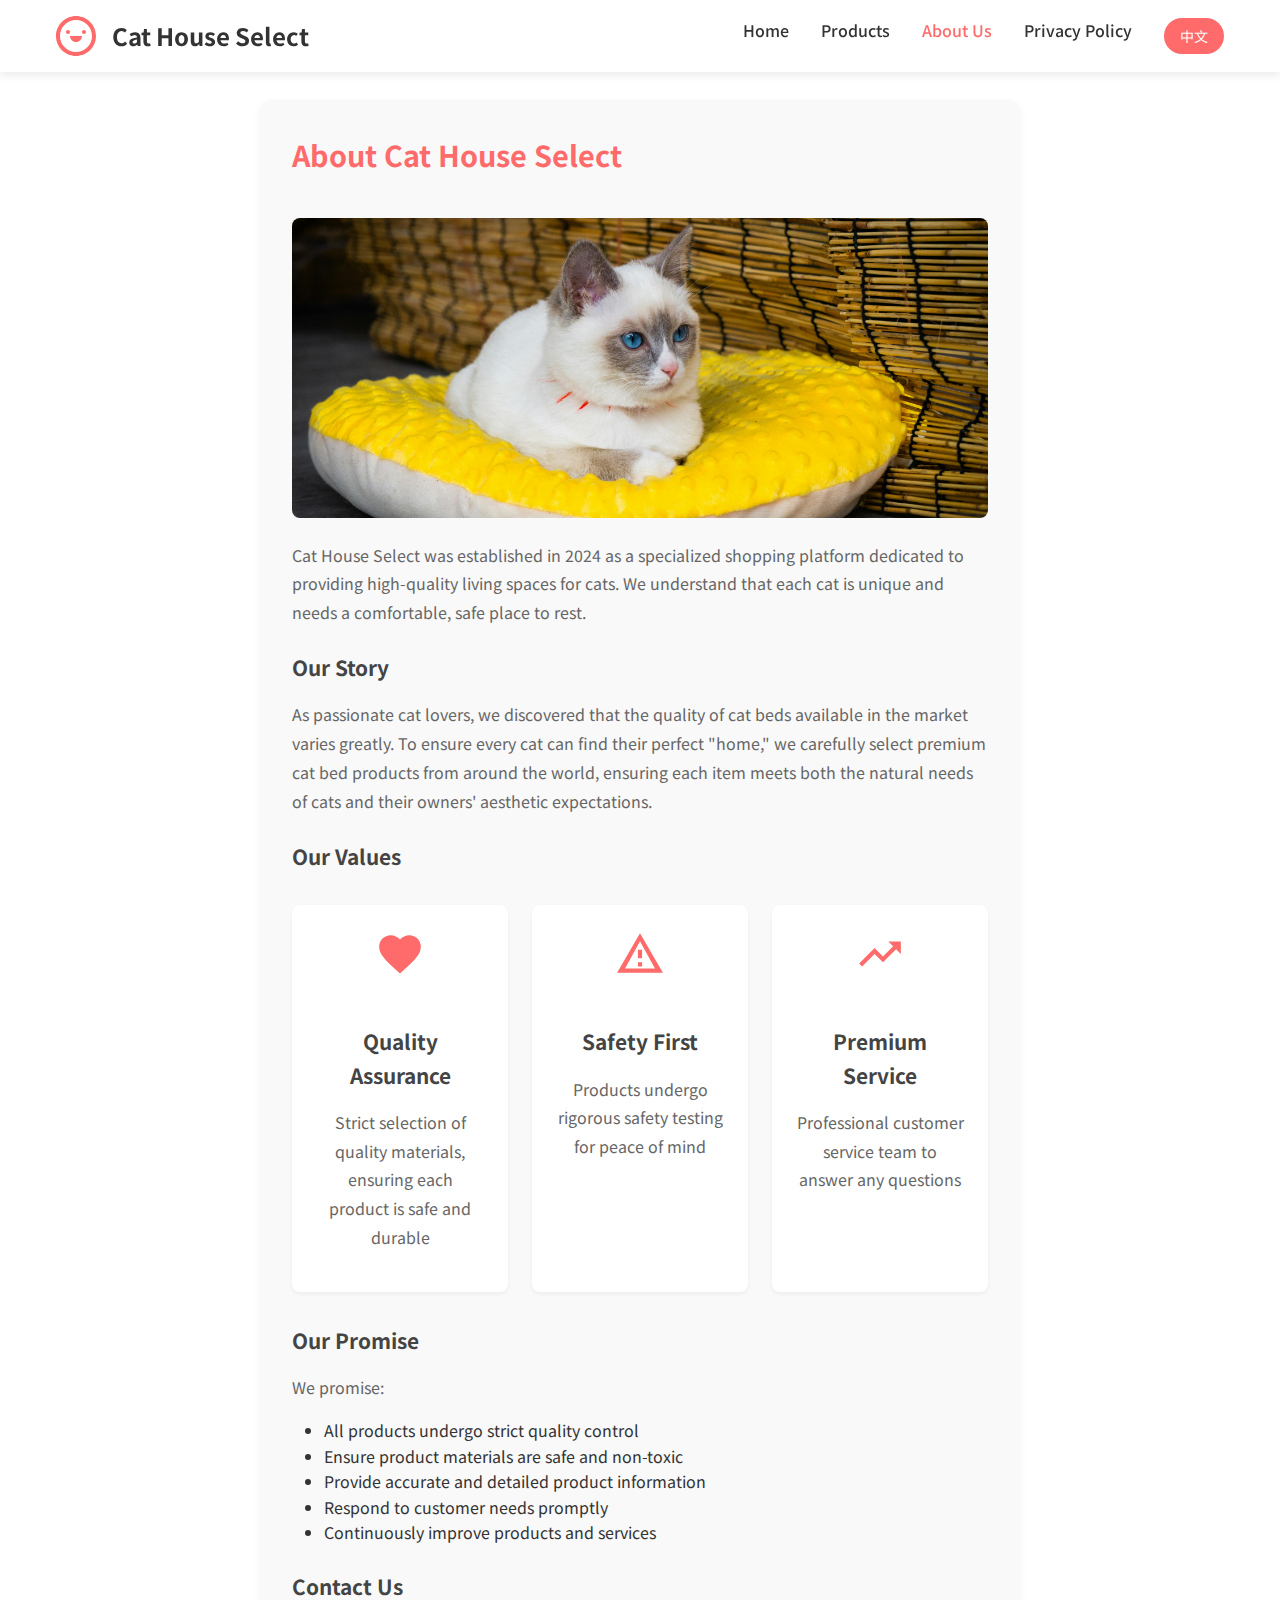
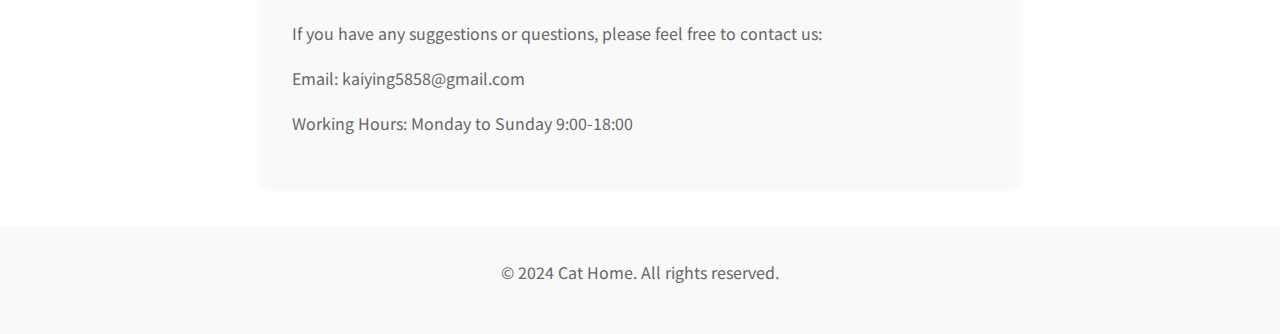
<file: about.html>
<!DOCTYPE html>
<html lang="en">
<head>
    <meta charset="UTF-8">
    <meta name="viewport" content="width=device-width, initial-scale=1.0">
    <title>About Us - Cat House Select</title>
    <link href="https://fonts.googleapis.com/css2?family=Noto+Sans+SC:wght@300;400;500;700&family=Noto+Sans:wght@300;400;500;700&display=swap" rel="stylesheet">
    <script src="i18n.js"></script>
    <style>
        :root {
            --primary-color: #FF6B6B;
            --text-color: #333;
            --background-color: #fff;
            --section-bg: #f9f9f9;
        }

        * {
            margin: 0;
            padding: 0;
            box-sizing: border-box;
        }

        body {
            font-family: 'Noto Sans SC', sans-serif;
            line-height: 1.6;
            color: var(--text-color);
            background-color: var(--background-color);
        }

        header {
            background-color: var(--background-color);
            box-shadow: 0 2px 10px rgba(0,0,0,0.1);
            position: fixed;
            width: 100%;
            top: 0;
            z-index: 1000;
        }

        nav {
            max-width: 1200px;
            margin: 0 auto;
            padding: 1rem;
            display: flex;
            justify-content: space-between;
            align-items: center;
        }

        .logo {
            display: flex;
            align-items: center;
            gap: 1rem;
            text-decoration: none;
            color: var(--text-color);
        }

        .logo h1 {
            font-size: 1.5rem;
            font-weight: 700;
        }

        .nav-menu {
            display: flex;
            gap: 2rem;
        }

        .nav-link {
            text-decoration: none;
            color: var(--text-color);
            font-weight: 500;
            transition: color 0.3s ease;
        }

        .nav-link:hover {
            color: var(--primary-color);
        }

        .nav-link.active {
            color: var(--primary-color);
        }

        main {
            max-width: 800px;
            margin: 100px auto 40px;
            padding: 0 20px;
        }

        .about-section {
            background-color: var(--section-bg);
            padding: 2rem;
            border-radius: 12px;
            margin-bottom: 2rem;
            box-shadow: 0 2px 8px rgba(0,0,0,0.05);
        }

        .about-image {
            width: 100%;
            height: 300px;
            object-fit: cover;
            border-radius: 8px;
            margin: 1rem 0;
        }

        h2 {
            color: var(--primary-color);
            margin-bottom: 1.5rem;
            font-size: 1.8rem;
        }

        h3 {
            color: #444;
            margin: 1.5rem 0 1rem;
            font-size: 1.3rem;
        }

        p {
            margin-bottom: 1rem;
            color: #666;
            line-height: 1.8;
        }

        .values-grid {
            display: grid;
            grid-template-columns: repeat(auto-fit, minmax(200px, 1fr));
            gap: 1.5rem;
            margin: 2rem 0;
        }

        .value-card {
            background: white;
            padding: 1.5rem;
            border-radius: 8px;
            text-align: center;
            box-shadow: 0 2px 4px rgba(0,0,0,0.05);
        }

        .value-icon {
            width: 50px;
            height: 50px;
            margin-bottom: 1rem;
        }

        footer {
            text-align: center;
            padding: 2rem;
            background-color: var(--section-bg);
            color: #666;
        }

        @media (max-width: 768px) {
            .nav-menu {
                gap: 1rem;
            }

            main {
                margin-top: 80px;
            }

            .about-section {
                padding: 1.5rem;
            }

            .values-grid {
                grid-template-columns: 1fr;
            }
        }

        .lang-switch {
            background-color: var(--primary-color);
            color: white;
            border: none;
            padding: 8px 16px;
            border-radius: 20px;
            cursor: pointer;
            font-family: inherit;
            font-size: 14px;
            transition: background-color 0.3s ease;
        }

        .lang-switch:hover {
            background-color: #ff5252;
        }
    </style>
</head>
<body>
    <header>
        <nav>
            <a href="index.html" class="logo">
                <svg width="40" height="40" viewBox="0 0 40 40">
                    <path d="M20 0C9 0 0 9 0 20s9 20 20 20 20-9 20-20S31 0 20 0zm0 36c-8.8 0-16-7.2-16-16S11.2 4 20 4s16 7.2 16 16-7.2 16-16 16z" fill="#FF6B6B"/>
                    <path d="M28 14c-1.1 0-2 .9-2 2s.9 2 2 2 2-.9 2-2-.9-2-2-2zm-16 0c-1.1 0-2 .9-2 2s.9 2 2 2 2-.9 2-2-.9-2-2-2zm8 12c3.3 0 6-2.7 6-6h-12c0 3.3 2.7 6 6 6z" fill="#FF6B6B"/>
                </svg>
                <h1>Cat House Select</h1>
            </a>
            <div class="nav-menu">
                <a href="index.html" class="nav-link" data-i18n="home">Home</a>
                <a href="index.html#products" class="nav-link" data-i18n="products">Products</a>
                <a href="#" class="nav-link active" data-i18n="aboutUs">About Us</a>
                <a href="privacy.html" class="nav-link" data-i18n="privacy">Privacy Policy</a>
                <button class="lang-switch" onclick="toggleLanguage()" data-i18n="switchLang">中文</button>
            </div>
        </nav>
    </header>

    <main>
        <div class="about-section">
            <h2 data-i18n="aboutTitle">About Cat House Select</h2>
            <img src="images/pexels-453689032-15529519.jpg" alt="Cat House Select showcase" class="about-image">
            <p data-i18n="aboutIntro">Cat House Select was established in 2024 as a specialized shopping platform dedicated to providing high-quality living spaces for cats. We understand that each cat is unique and needs a comfortable, safe place to rest.</p>
            
            <h3 data-i18n="ourStoryTitle">Our Story</h3>
            <p data-i18n="ourStory">As passionate cat lovers, we discovered that the quality of cat beds available in the market varies greatly. To ensure every cat can find their perfect "home," we carefully select premium cat bed products from around the world, ensuring each item meets both the natural needs of cats and their owners' aesthetic expectations.</p>

            <h3 data-i18n="ourValuesTitle">Our Values</h3>
            <div class="values-grid">
                <div class="value-card">
                    <svg class="value-icon" viewBox="0 0 24 24" fill="#FF6B6B">
                        <path d="M12 21.35l-1.45-1.32C5.4 15.36 2 12.28 2 8.5 2 5.42 4.42 3 7.5 3c1.74 0 3.41.81 4.5 2.09C13.09 3.81 14.76 3 16.5 3 19.58 3 22 5.42 22 8.5c0 3.78-3.4 6.86-8.55 11.54L12 21.35z"/>
                    </svg>
                    <h3 data-i18n="qualityTitle">Quality Assurance</h3>
                    <p data-i18n="qualityDesc">Strict selection of quality materials, ensuring each product is safe and durable</p>
                </div>
                <div class="value-card">
                    <svg class="value-icon" viewBox="0 0 24 24" fill="#FF6B6B">
                        <path d="M12 2L1 21h22L12 2zm0 3.83L19.17 19H4.83L12 5.83zM11 16h2v2h-2v-2zm0-6h2v4h-2v-4z"/>
                    </svg>
                    <h3 data-i18n="safetyTitle">Safety First</h3>
                    <p data-i18n="safetyDesc">Products undergo rigorous safety testing for peace of mind</p>
                </div>
                <div class="value-card">
                    <svg class="value-icon" viewBox="0 0 24 24" fill="#FF6B6B">
                        <path d="M16 6l2.29 2.29-4.88 4.88-4-4L2 16.59 3.41 18l6-6 4 4 6.3-6.29L22 12V6z"/>
                    </svg>
                    <h3 data-i18n="serviceTitle">Premium Service</h3>
                    <p data-i18n="serviceDesc">Professional customer service team to answer any questions</p>
                </div>
            </div>

            <h3 data-i18n="ourPromiseTitle">Our Promise</h3>
            <p data-i18n="ourPromiseIntro">We promise:</p>
            <ul style="margin-left: 2rem;">
                <li data-i18n="promise1">All products undergo strict quality control</li>
                <li data-i18n="promise2">Ensure product materials are safe and non-toxic</li>
                <li data-i18n="promise3">Provide accurate and detailed product information</li>
                <li data-i18n="promise4">Respond to customer needs promptly</li>
                <li data-i18n="promise5">Continuously improve products and services</li>
            </ul>

            <h3 data-i18n="contactTitle">Contact Us</h3>
            <p data-i18n="contactIntro">If you have any suggestions or questions, please feel free to contact us:</p>
            <p data-i18n="contactEmail">Email: kaiying5858@gmail.com</p>
            <p data-i18n="contactHours">Working Hours: Monday to Sunday 9:00-18:00</p>
        </div>
    </main>

    <footer>
        <p data-i18n="copyright">© 2024 Cat House Select - Providing the Best Home for Cats</p>
    </footer>

    <script>
    // Language switching functionality
    let currentLang = 'en';

    function toggleLanguage() {
        currentLang = currentLang === 'en' ? 'zh' : 'en';
        updateContent();
        document.documentElement.lang = currentLang;
    }

    function updateContent() {
        const elements = document.querySelectorAll('[data-i18n]');
        elements.forEach(element => {
            const key = element.getAttribute('data-i18n');
            if (translations[currentLang][key]) {
                if (element.tagName === 'INPUT' || element.tagName === 'TEXTAREA') {
                    element.placeholder = translations[currentLang][key];
                } else {
                    element.textContent = translations[currentLang][key];
                }
            }
        });

        // Update dynamic content
        document.title = currentLang === 'en' ? 
            'About Us - Cat House Select' : 
            '关于我们 - 猫窝精选';
        
        document.querySelector('.logo h1').textContent = 
            currentLang === 'en' ? 'Cat House Select' : '猫窝精选';
    }

    // Initialize with English
    window.onload = function() {
        updateContent();
    };
    </script>
</body>
</html>
</file>
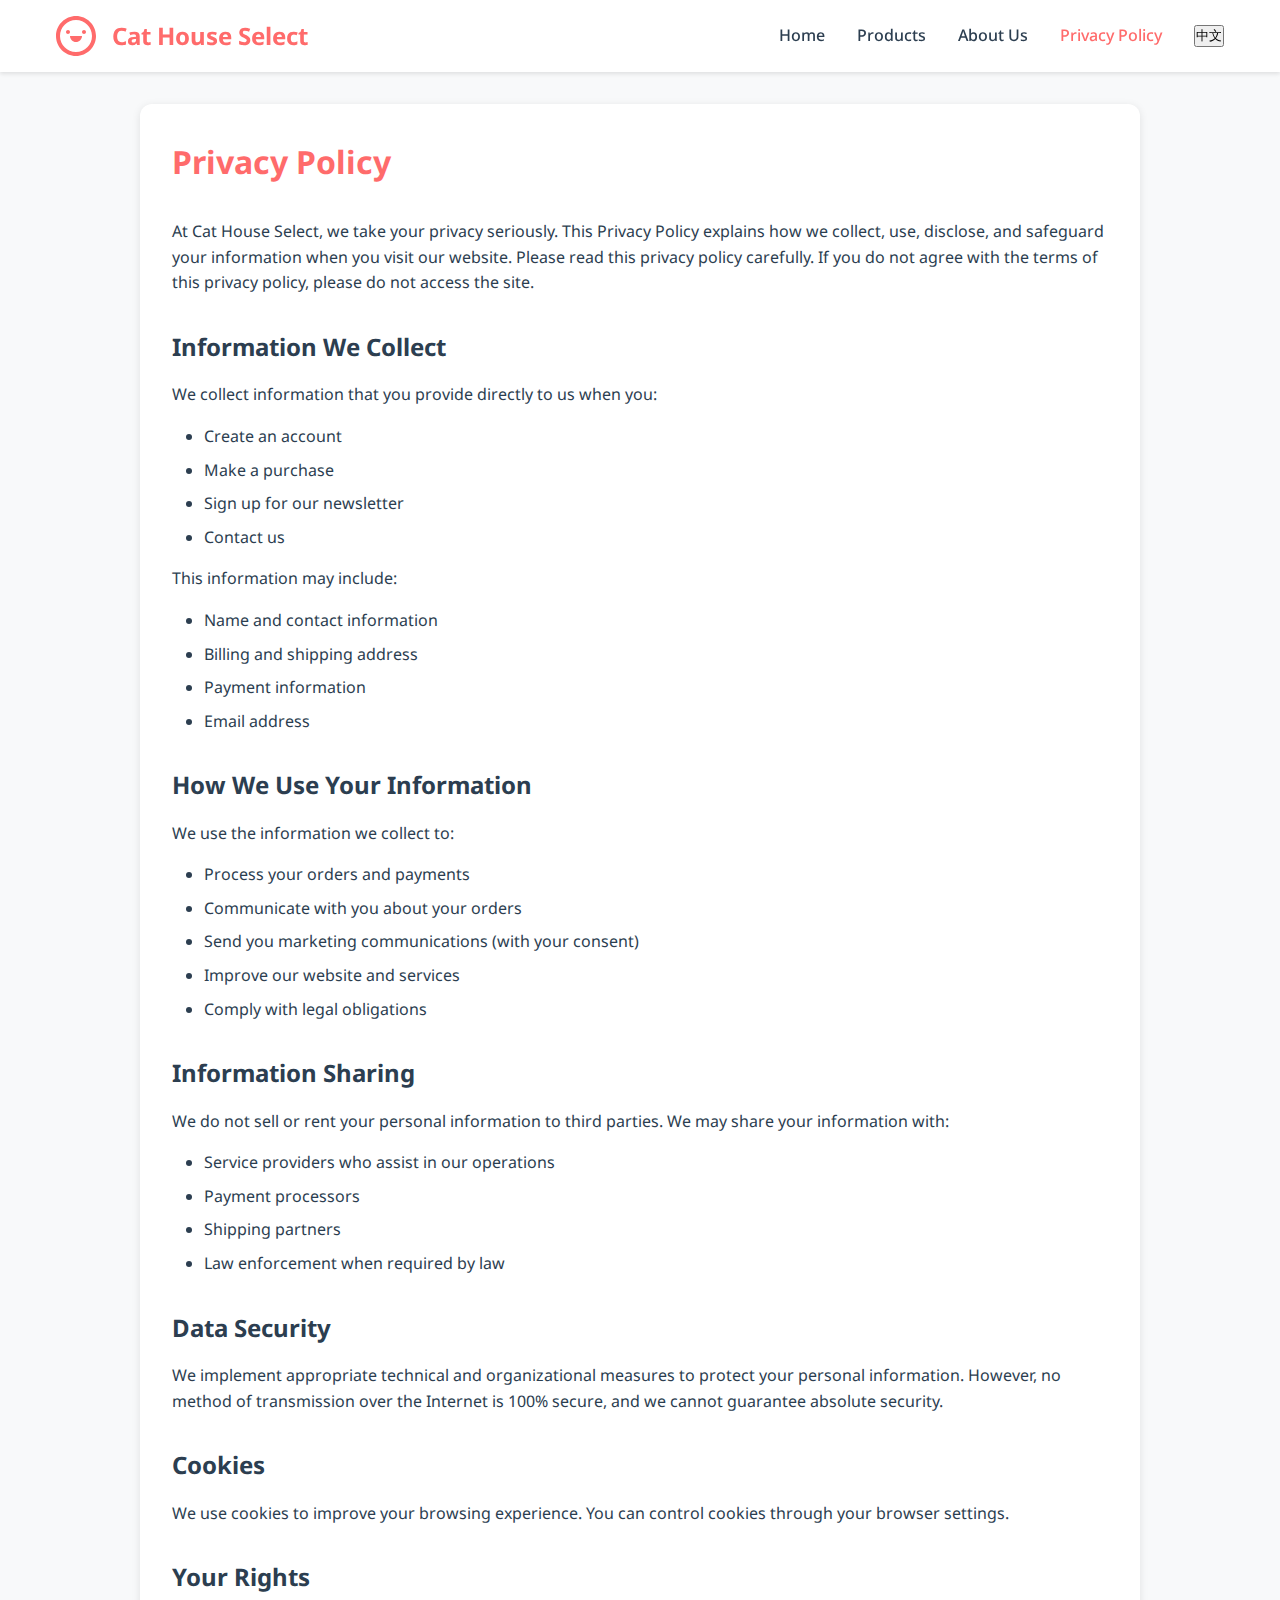
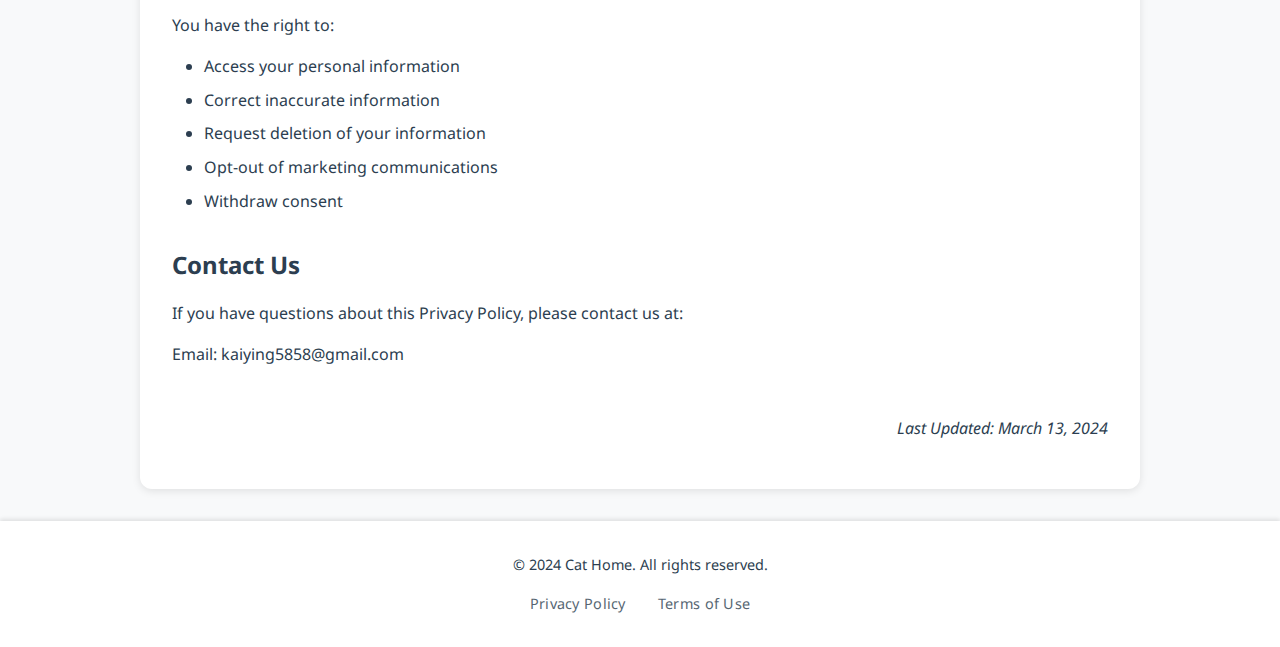
<file: privacy.html>
<!DOCTYPE html>
<html lang="en">
<head>
    <meta charset="UTF-8">
    <meta name="viewport" content="width=device-width, initial-scale=1.0">
    <title>Privacy Policy - Cat House Select</title>
    <link rel="stylesheet" href="styles.css">
    <link href="https://fonts.googleapis.com/css2?family=Noto+Sans+SC:wght@300;400;500;700&family=Noto+Sans:wght@300;400;500;700&display=swap" rel="stylesheet">
    <style>
        .privacy-container {
            max-width: 1000px;
            margin: 2rem auto;
            padding: 2rem;
            background: white;
            border-radius: 12px;
            box-shadow: 0 2px 8px rgba(0,0,0,0.1);
        }

        .privacy-container h1 {
            color: var(--primary-color);
            margin-bottom: 2rem;
            font-size: 2rem;
        }

        .privacy-container h2 {
            color: var(--text-color);
            margin: 2rem 0 1rem;
            font-size: 1.5rem;
        }

        .privacy-container p {
            margin-bottom: 1rem;
            line-height: 1.6;
            color: var(--text-color);
        }

        .privacy-container ul {
            margin: 1rem 0;
            padding-left: 2rem;
        }

        .privacy-container li {
            margin-bottom: 0.5rem;
            line-height: 1.6;
            color: var(--text-color);
        }

        .last-updated {
            font-style: italic;
            color: #666;
            margin-top: 3rem;
            text-align: right;
        }

        @media (max-width: 768px) {
            .privacy-container {
                padding: 1.5rem;
                margin: 1rem;
            }
        }
    </style>
</head>
<body>
    <header>
        <nav>
            <div class="logo">
                <svg width="40" height="40" viewBox="0 0 40 40">
                    <path d="M20 0C9 0 0 9 0 20s9 20 20 20 20-9 20-20S31 0 20 0zm0 36c-8.8 0-16-7.2-16-16S11.2 4 20 4s16 7.2 16 16-7.2 16-16 16z" fill="#FF6B6B"/>
                    <path d="M28 14c-1.1 0-2 .9-2 2s.9 2 2 2 2-.9 2-2-.9-2-2-2zm-16 0c-1.1 0-2 .9-2 2s.9 2 2 2 2-.9 2-2-.9-2-2-2zm8 12c3.3 0 6-2.7 6-6h-12c0 3.3 2.7 6 6 6z" fill="#FF6B6B"/>
                </svg>
                <h1 data-i18n="siteName">Cat House Select</h1>
            </div>
            <div class="nav-menu">
                <a href="index.html" class="nav-link" data-i18n="home">Home</a>
                <a href="index.html#products" class="nav-link" data-i18n="products">Products</a>
                <a href="about.html" class="nav-link" data-i18n="aboutUs">About Us</a>
                <a href="privacy.html" class="nav-link active" data-i18n="privacy">Privacy Policy</a>
                <button class="lang-switch" onclick="toggleLanguage()" data-i18n="switchLang">中文</button>
            </div>
        </nav>
    </header>

    <main class="privacy-container">
        <h1 data-i18n="privacyTitle">Privacy Policy</h1>
        
        <div data-i18n="privacyIntro">
            <p>At Cat House Select, we take your privacy seriously. This Privacy Policy explains how we collect, use, disclose, and safeguard your information when you visit our website. Please read this privacy policy carefully. If you do not agree with the terms of this privacy policy, please do not access the site.</p>
        </div>

        <h2 data-i18n="infoCollectTitle">Information We Collect</h2>
        <div data-i18n="infoCollectContent">
            <p>We collect information that you provide directly to us when you:</p>
            <ul>
                <li>Create an account</li>
                <li>Make a purchase</li>
                <li>Sign up for our newsletter</li>
                <li>Contact us</li>
            </ul>
            <p>This information may include:</p>
            <ul>
                <li>Name and contact information</li>
                <li>Billing and shipping address</li>
                <li>Payment information</li>
                <li>Email address</li>
            </ul>
        </div>

        <h2 data-i18n="infoUseTitle">How We Use Your Information</h2>
        <div data-i18n="infoUseContent">
            <p>We use the information we collect to:</p>
            <ul>
                <li>Process your orders and payments</li>
                <li>Communicate with you about your orders</li>
                <li>Send you marketing communications (with your consent)</li>
                <li>Improve our website and services</li>
                <li>Comply with legal obligations</li>
            </ul>
        </div>

        <h2 data-i18n="infoShareTitle">Information Sharing</h2>
        <div data-i18n="infoShareContent">
            <p>We do not sell or rent your personal information to third parties. We may share your information with:</p>
            <ul>
                <li>Service providers who assist in our operations</li>
                <li>Payment processors</li>
                <li>Shipping partners</li>
                <li>Law enforcement when required by law</li>
            </ul>
        </div>

        <h2 data-i18n="dataSecurity">Data Security</h2>
        <div data-i18n="dataSecurityContent">
            <p>We implement appropriate technical and organizational measures to protect your personal information. However, no method of transmission over the Internet is 100% secure, and we cannot guarantee absolute security.</p>
        </div>

        <h2 data-i18n="cookiesTitle">Cookies</h2>
        <div data-i18n="cookiesContent">
            <p>We use cookies to improve your browsing experience. You can control cookies through your browser settings.</p>
        </div>

        <h2 data-i18n="yourRightsTitle">Your Rights</h2>
        <div data-i18n="yourRightsContent">
            <p>You have the right to:</p>
            <ul>
                <li>Access your personal information</li>
                <li>Correct inaccurate information</li>
                <li>Request deletion of your information</li>
                <li>Opt-out of marketing communications</li>
                <li>Withdraw consent</li>
            </ul>
        </div>

        <h2 data-i18n="contactTitle">Contact Us</h2>
        <div data-i18n="contactContent">
            <p>If you have questions about this Privacy Policy, please contact us at:</p>
            <p>Email: kaiying5858@gmail.com</p>
        </div>

        <p class="last-updated" data-i18n="lastUpdated">Last Updated: March 13, 2024</p>
    </main>

    <footer>
        <p data-i18n="copyright">© 2024 Cat Home. All rights reserved.</p>
        <div class="footer-links">
            <a href="privacy.html" class="footer-link" data-i18n="privacyPolicy">Privacy Policy</a>
            <a href="#" class="footer-link" data-i18n="terms">Terms of Use</a>
        </div>
    </footer>

    <script src="i18n.js"></script>
    <script>
        // Language switching functionality
        let currentLang = 'en';

        function toggleLanguage() {
            currentLang = currentLang === 'en' ? 'zh' : 'en';
            updateContent();
            document.documentElement.lang = currentLang;
        }

        function updateContent() {
            const elements = document.querySelectorAll('[data-i18n]');
            elements.forEach(element => {
                const key = element.getAttribute('data-i18n');
                if (translations[currentLang][key]) {
                    if (element.tagName === 'INPUT' || element.tagName === 'TEXTAREA') {
                        element.placeholder = translations[currentLang][key];
                    } else {
                        element.innerHTML = translations[currentLang][key];
                    }
                }
            });

            // Update title
            document.title = currentLang === 'en' ? 
                'Privacy Policy - Cat House Select' : 
                '隐私政策 - 猫窝精选';
        }

        // Initialize with English
        document.addEventListener('DOMContentLoaded', function() {
            updateContent();
        });
    </script>
</body>
</html>
</file>
<file: styles.css>
/* 全局样式 */
:root {
    --primary-color: #FF6B6B;
    --secondary-color: #4ECDC4;
    --text-color: #2C3E50;
    --background-color: #F8F9FA;
    --card-background: #FFFFFF;
    --card-shadow: 0 8px 16px rgba(255, 107, 107, 0.1);
    --warm-gradient: linear-gradient(45deg, #FF6B6B, #FFB6C1);
    --soft-shadow: 0 4px 12px rgba(0, 0, 0, 0.05);
}

* {
    margin: 0;
    padding: 0;
    box-sizing: border-box;
}

body {
    font-family: 'Noto Sans', 'Noto Sans SC', sans-serif;
    line-height: 1.6;
    color: var(--text-color);
    background-color: var(--background-color);
}

/* 导航栏样式 */
header {
    background-color: white;
    box-shadow: 0 2px 4px rgba(0,0,0,0.1);
    position: sticky;
    top: 0;
    z-index: 1000;
}

nav {
    max-width: 1200px;
    margin: 0 auto;
    padding: 1rem;
    display: flex;
    justify-content: space-between;
    align-items: center;
}

.logo {
    display: flex;
    align-items: center;
    gap: 1rem;
}

.logo h1 {
    font-size: 1.5rem;
    color: var(--primary-color);
}

.nav-menu {
    display: flex;
    gap: 2rem;
    align-items: center;
}

.nav-link {
    text-decoration: none;
    color: var(--text-color);
    font-weight: 500;
    transition: color 0.3s ease;
}

.nav-link:hover {
    color: var(--primary-color);
}

.nav-link.active {
    color: var(--primary-color);
}

/* Banner样式 */
.banner {
    position: relative;
    width: 100%;
    height: 500px;
    overflow: hidden;
}

.banner img {
    width: 100%;
    height: 100%;
    object-fit: cover;
    filter: brightness(0.85);
    transform-origin: center;
    animation: slowZoom 20s ease-in-out infinite alternate;
}

@keyframes slowZoom {
    0% {
        transform: scale(1);
    }
    100% {
        transform: scale(1.1);
    }
}

.banner-overlay {
    position: absolute;
    top: 50%;
    left: 50%;
    transform: translate(-50%, -50%);
    text-align: center;
    color: white;
    width: 100%;
    max-width: 1800px;
    padding: 2.8rem 9rem;
    background: rgba(0, 0, 0, 0.4);
    backdrop-filter: blur(2px);
    border-radius: 4px;
    box-shadow: 0 4px 30px rgba(0, 0, 0, 0.25);
}

[lang="en"] .banner-overlay h2 {
    font-size: 3em;
    margin-bottom: 1.2rem;
    font-weight: 600;
    line-height: 1.15;
    letter-spacing: -0.01em;
    text-shadow: 0 2px 8px rgba(0, 0, 0, 0.3);
}

[lang="en"] .banner-overlay p {
    font-size: 1.3em;
    margin: 0 auto;
    max-width: 1200px;
    font-weight: 300;
    opacity: 0.95;
    line-height: 1.4;
    letter-spacing: 0.01em;
    text-shadow: 0 2px 4px rgba(0, 0, 0, 0.25);
}

/* 产品列表样式 */
.products {
    max-width: 1000px;
    margin: 3rem auto;
    padding: 0 1rem;
}

.product-list {
    display: flex;
    flex-direction: column;
    gap: 3rem;
    margin-top: 2rem;
}

.product-card {
    background: var(--card-background);
    border-radius: 12px;
    overflow: hidden;
    box-shadow: 0 4px 6px rgba(0,0,0,0.1);
    transition: transform 0.3s ease;
    display: flex;
    flex-direction: row;
    align-items: stretch;
}

.product-card:hover {
    transform: translateY(-5px);
}

.product-image {
    width: 40%;
    min-height: 300px;
    overflow: hidden;
}

.product-image img {
    width: 100%;
    height: 100%;
    object-fit: cover;
}

.product-info {
    width: 60%;
    padding: 2rem;
    display: flex;
    flex-direction: column;
}

.product-info h3 {
    font-size: 1.4rem;
    margin-bottom: 1rem;
    color: var(--text-color);
}

.price-tag {
    display: flex;
    align-items: center;
    gap: 1rem;
    margin-bottom: 1rem;
}

.price-amount {
    color: var(--primary-color);
    font-size: 1.5rem;
    font-weight: bold;
}

.original-price {
    text-decoration: line-through;
    color: #999;
}

.discount-badge {
    background-color: var(--primary-color);
    color: white;
    padding: 0.2rem 0.5rem;
    border-radius: 12px;
    font-size: 0.8rem;
}

.product-specs {
    margin-top: 1.5rem;
    font-size: 0.9rem;
}

.product-specs h4 {
    margin-bottom: 0.5rem;
    color: var(--text-color);
}

.product-specs ul {
    list-style: none;
}

.product-specs li {
    margin-bottom: 0.5rem;
    color: #666;
}

.buy-button {
    display: inline-block;
    background-color: var(--primary-color);
    color: white;
    text-decoration: none;
    padding: 0.8rem 1.5rem;
    border-radius: 25px;
    margin-top: auto;
    transition: background-color 0.3s ease;
    text-align: center;
    width: fit-content;
}

.buy-button:hover {
    background-color: #ff5252;
}

/* 页脚样式 */
footer {
    background-color: white;
    text-align: center;
    padding: 2rem;
    margin-top: 2rem;
    box-shadow: 0 -2px 4px rgba(0,0,0,0.1);
}

footer p {
    color: var(--text-color);
    font-size: 0.9rem;
    margin-bottom: 1rem;
}

.footer-links {
    display: flex;
    justify-content: center;
    gap: 2rem;
    margin-top: 1rem;
}

.footer-link {
    color: var(--text-color);
    text-decoration: none;
    font-size: 0.9rem;
    opacity: 0.8;
    transition: all 0.3s ease;
}

.footer-link:hover {
    color: var(--primary-color);
    opacity: 1;
}

[lang="en"] .footer-link {
    font-weight: 400;
    letter-spacing: 0.02em;
}

/* 响应式设计 */
@media (max-width: 768px) {
    .product-card {
        flex-direction: column;
    }
    
    .product-image {
        width: 100%;
        height: 250px;
    }
    
    .product-info {
        width: 100%;
        padding: 1.5rem;
    }
    
    .banner-overlay {
        width: 98%;
        padding: 2.5rem 6rem;
        max-width: none;
    }
    
    [lang="en"] .banner-overlay h2 {
        font-size: 2.4em;
        margin-bottom: 1rem;
    }
    
    [lang="en"] .banner-overlay p {
        font-size: 1.2em;
        max-width: 800px;
    }
}

@media (max-width: 480px) {
    .banner-overlay {
        width: 100%;
        padding: 2rem 3rem;
    }
    
    [lang="en"] .banner-overlay h2 {
        font-size: 1.8em;
        margin-bottom: 0.8rem;
    }
    
    [lang="en"] .banner-overlay p {
        font-size: 1.1em;
        max-width: 100%;
    }
    
    .product-image {
        height: 200px;
    }
    
    .product-info {
        padding: 1rem;
    }
    
    .buy-button {
        width: 100%;
    }
}
</file>
